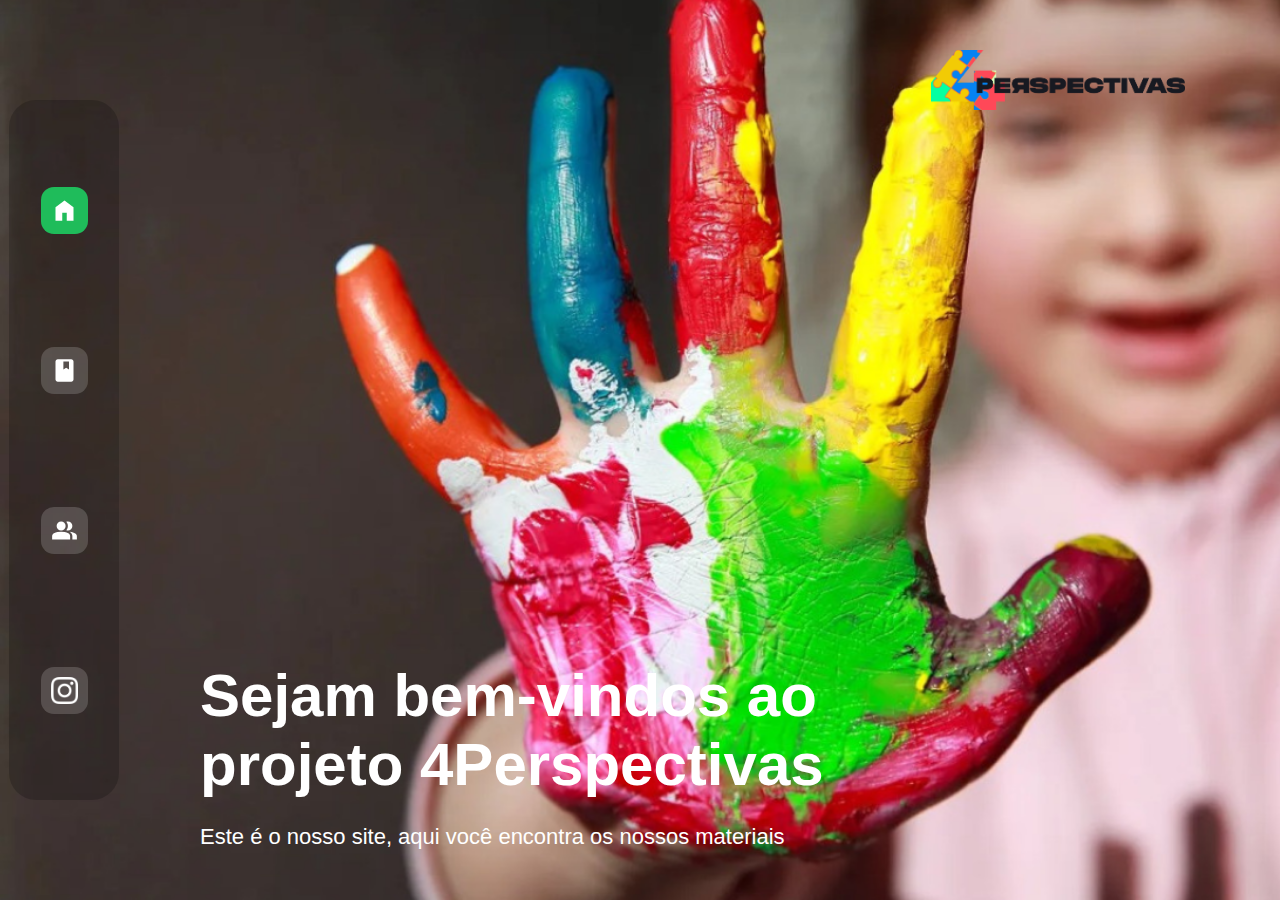
<file: index.html>
<!DOCTYPE html>
<html lang="en">
<head>
    <meta charset="UTF-8">
    <meta name="viewport" content="width=device-width, initial-scale=1.0">
    <title>4 Perspectivas</title>
    <link rel="stylesheet" href="style.css">
    <link rel="stylesheet" href="https://fonts.googleapis.com/css2?family=Material+Symbols+Outlined:opsz,wght,FILL,GRAD@20..48,100..700,0..1,-50..200" />
    <link rel="stylesheet" href="https://cdnjs.cloudflare.com/ajax/libs/font-awesome/6.0.0-beta3/css/all.min.css">
</head>
<body background="assets\img\boas_vindas.png">
    <div class="conteiner">
        <div id="logo">
            <img src="assets\img\4 Horizontal sem fundo.png" alt="">
        </div>
        <div class="barra-lateral">
            <a href="index.html"><button class="button-bar-selected" alt="Home"><img src="assets\img\img_icons\home.svg" alt="" loading="lazy"></button></a>
            <a href="pages\books.html"><button class="button-bar" alt="E-books"><img src="assets\img\img_icons\book.svg" alt="" loading="lazy"></button></a>
            <a href="pages\team.html"><button class="button-bar" alt="About us"><img src="assets\img\img_icons\team.svg" alt="" loading="lazy"></button></a>
            <a href="https://www.instagram.com/4perspectivas?igsh=MXF6dnp0aHk3aXoycA=="><button class="button-bar" alt="Instagram"><img src="assets\img\img_icons\instagram.png" alt=""></button></a>
        </div>
        <div class="main_text">
            <h1 id="main_title">Sejam bem-vindos ao<br>projeto 4Perspectivas</h1>
            <p id="main_description">Este é o nosso site, aqui você encontra os nossos materiais</p>
        </div>
    </div>
</body>
</html>
</file>
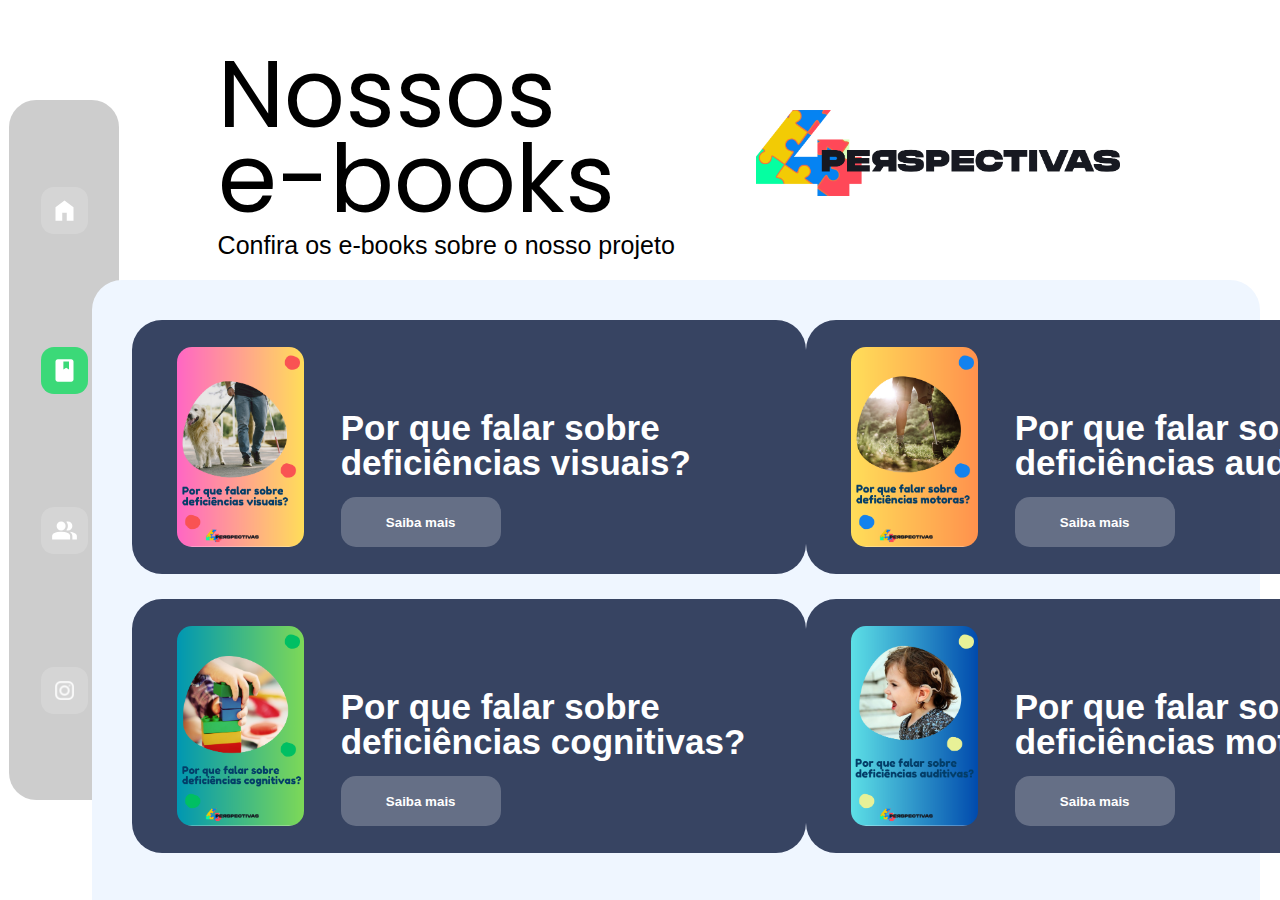
<file: pages/books.html>
<!DOCTYPE html>
<html lang="en">
<head>
    <meta charset="UTF-8">
    <meta name="viewport" content="width=device-width, initial-scale=1.0">
    <title>E-books da equipe 4 Perspectivas</title>
    <link rel="stylesheet" href="css\style-books.css">
    <link rel="stylesheet" href="https://fonts.googleapis.com/css2?family=Material+Symbols+Outlined:opsz,wght,FILL,GRAD@20..48,100..700,0..1,-50..200" />
    <link rel="stylesheet" href="https://cdnjs.cloudflare.com/ajax/libs/font-awesome/6.0.0-beta3/css/all.min.css">
</head>
<body>
    <div class="conteiner">
        <img id="logo" src="img\4 Horizontal sem fundo.png" alt="">
        <div class="barra-lateral">
            <a href="index.html"><button class="button-bar" alt="Home"><img src="img\img_icons\home.svg" alt=""></button></a>
            <button class="button-bar-selected" alt="E-books"><img src="img\img_icons\book.svg" alt=""></button>
            <a href="team.html"><button class="button-bar" alt="About us"><img src="img\img_icons\team.svg" alt=""></button></a>
            <a href="https://www.instagram.com/4perspectivas?igsh=MXF6dnp0aHk3aXoycA=="><button class="button-bar" alt="Instagram"><img src="img\img_icons\instagram.png" alt=""></button></a>        
        </div>
        <div class="titulacao-pagina">
            <p id="titular">Nossos<br>e-books</p>
            <p>Confira os e-books sobre o nosso projeto</p>
        </div>
        <div class="books-general">
            <div id="section-one">
                <div class="book-box">
                    <img src="books\4perspectivas.png" alt="" style="border-radius: 15px; height: 200px;">
                    <div style="width: 420px; display: grid; align-content: end;">
                        <h1 style="margin-bottom: 17px; font-size: 35px; line-height: 35px;">Por que falar sobre deficiências visuais?</h1>
                        <a href="https://drive.google.com/file/d/1ZwDGWYmm-tuXaEbqtstSAemsuhTbgqgR/view?usp=sharing"><div style="height: 50px;"><button class="button-model-1"><b>Saiba mais</b></button></div></a>
                    </div>
                </div>
                <div class="book-box">
                    <img src="books\4perspectivas (1).png" alt="" style="border-radius: 15px; height: 200px;">
                    <div style="width: 420px; display: grid; align-content: end;">
                        <h1 style="margin-bottom: 17px; font-size: 35px; line-height: 35px;">Por que falar sobre deficiências cognitivas?</h1>
                        <a href="https://drive.google.com/file/d/1SwuSgmUnV4wAdxdU3ce0klq_BIwXLMlO/view?usp=sharing"><div style="height: 50px;"><button class="button-model-1"><b>Saiba mais</b></button></div></a>
                    </div>
                </div>
            </div>
            <div class="section-two">
                <div class="book-box">
                    <img src="books\4perspectivas (2).png" alt="" style="border-radius: 15px; height: 200px;">
                    <div style="width: 420px; display: grid; align-content: end;">
                        <h1 style="margin-bottom: 17px; font-size: 35px; line-height: 35px;">Por que falar sobre deficiências auditivas?</h1>
                        <a href="https://drive.google.com/file/d/1J76-8YjGxKw8ARL0JTb1mjWdYRkeX4SZ/view?usp=sharing"><div style="height: 50px;"><button class="button-model-1"><b>Saiba mais</b></button></div></a>
                    </div>
                </div>
                <div class="book-box">
                    <img src="books\4perspectivas (3).png" alt="" style="border-radius: 15px; height: 200px;">
                    <div style="width: 420px; display: grid; align-content: end;">
                        <h1 style="margin-bottom: 17px; font-size: 35px; line-height: 35px;">Por que falar sobre deficiências motoras?</h1>
                        <a href="https://drive.google.com/file/d/1vIflR00x6-1Om5yzXTwOeBB6d1owYsMI/view?usp=sharing"><div style="height: 50px;"><button class="button-model-1"><b>Saiba mais</b></button></div></a>
                    </div>
                </div>
            </div>
        </div>
    </div>
</body>
</html>
</file>
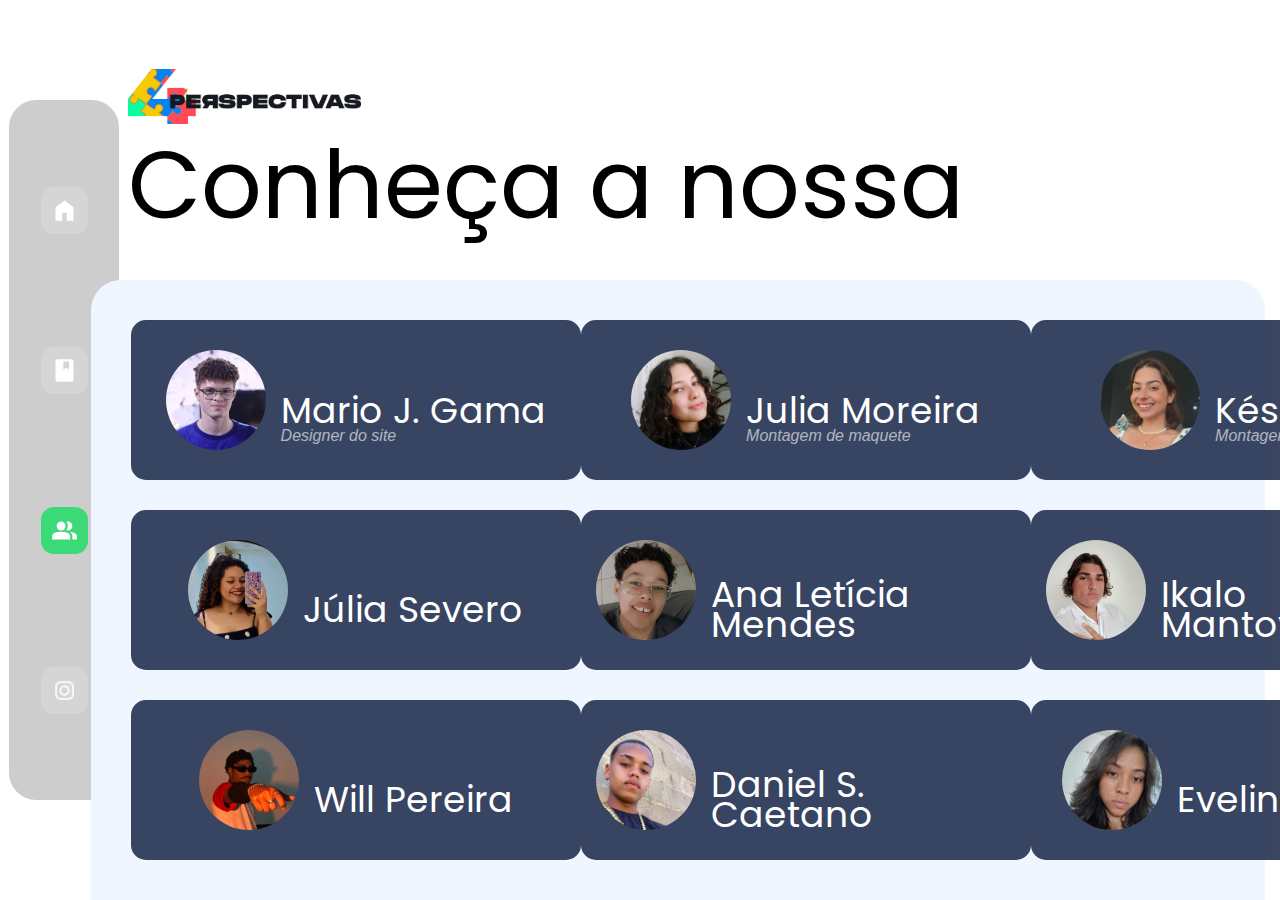
<file: pages/team.html>
<!DOCTYPE html>
<html lang="en">
<head>
    <meta charset="UTF-8">
    <meta name="viewport" content="width=device-width, initial-scale=1.0">
    <title>Integrantes da equipe 4 Perspectivas</title>
    <link rel="stylesheet" href="css\style-team.css">
    <link rel="stylesheet" href="https://fonts.googleapis.com/css2?family=Material+Symbols+Outlined:opsz,wght,FILL,GRAD@20..48,100..700,0..1,-50..200" />
    <link rel="stylesheet" href="https://cdnjs.cloudflare.com/ajax/libs/font-awesome/6.0.0-beta3/css/all.min.css">
</head>
<body background="">
    <div class="conteiner">
        <div class="barra-lateral">
            <a href="index.html"><button class="button-bar" alt="Home"><img src="img\img_icons\home.svg" alt=""></button></a>
            <a href="books.html"><button class="button-bar" alt="E-books"><img src="img\img_icons\book.svg" alt=""></button></a>
            <button class="button-bar-selected" alt="About us"><img src="img\img_icons\team.svg" alt=""></button>
            <a href="https://www.instagram.com/4perspectivas?igsh=MXF6dnp0aHk3aXoycA=="><button class="button-bar" alt="Instagram"><img src="img\img_icons\instagram.png" alt=""></button></a>        
        </div>
        <div class="generalInformation">
            <div class="campo-superior">
                <div id="logo">
                    <img src="img\4 Horizontal sem fundo.png" alt="" height="55px">
                </div>
                <div>
                    <h1>Conheça a nossa equipe</h1>
                    <p>Membros da equipe que desenvolveram as ideias</p>
                </div>
            </div>
            <div class="campo-inferior">
                <div class="box-members">
                    <section class="section-row">
                        <div class="display-members">
                            <img src="img\img_profile\gama.jpg" alt="" style="border-radius: 100%; height: 100px; width: 100px;" loading="lazy">
                            <div id="div-name">
                                <p><b>Mario J. Gama</b></p>
                                <p><i>Designer do site</i></p>
                            </div>
                        </div>
                        <div class="display-members">
                            <img src="img\img_profile\julia_moreira.jpg" alt="" style="border-radius: 100%; height: 100px; width: 100px;" loading="lazy">
                            <div id="div-name">
                                <p><b>Julia Moreira</b></p>
                                <p><i>Montagem de maquete</i></p>
                            </div>
                        </div>
                        <div class="display-members">
                            <img src="img\img_profile\kesia_valle.jpg" alt="" style="border-radius: 100%; height: 100px; width: 100px;" loading="lazy">
                            <div id="div-name">
                                <p><b>Késia Valle</b></p>
                                <p><i>Montagem de maquete</i></p>
                            </div>
                        </div>
                    </section>
                    <section class="section-row">
                        <div class="display-members">
                            <img src="img\img_profile\julia_severo.jpg" alt="" style="border-radius: 100%; height: 100px; width: 100px;" loading="lazy">
                            <div id="div-name">
                                <p><b>Júlia Severo</b></p>
                                <p><i></i></p>
                            </div>
                        </div>
                        <div class="display-members">
                            <img src="img\img_profile\ana_letícia.jpg" alt="" style="border-radius: 100%; height: 100px; width: 100px;" loading="lazy">
                            <div id="div-name">
                                <p><b>Ana Letícia Mendes</b></p>
                                <p><i></i></p>
                            </div>
                        </div>
                        <div class="display-members">
                            <img src="img\img_profile\ikalo_nogueira.jpg" alt="" style="border-radius: 100%; height: 100px; width: 100px;" loading="lazy">
                            <div id="div-name">
                                <p><b>Ikalo Mantovaneli</b></p>
                                <p><i></i></p>
                            </div>
                        </div>
                    </section>
                    <section class="section-row">
                        <div class="display-members">
                            <img src="img\img_profile\will_pereira.jpg" alt="" style="border-radius: 100%; height: 100px; width: 100px;" loading="lazy">
                            <div id="div-name">
                                <p><b>Will Pereira</b></p>
                                <p><i></i></p>
                            </div>
                        </div>
                        <div class="display-members">
                            <img src="img\img_profile\daniel_caetano.jpg" alt="" style="border-radius: 100%; height: 100px; width: 100px;" loading="lazy">
                            <div id="div-name">
                                <p><b>Daniel S. Caetano</b></p>
                                <p><i></i></p>
                            </div>
                        </div>
                        <div class="display-members">
                            <img src="img\img_profile\evelin_de_jesus.jpg" alt="" style="border-radius: 100%; height: 100px; width: 100px;" loading="lazy">
                            <div id="div-name">
                                <p><b>Evelin de Jesus</b></p>
                                <p><i></i></p>
                            </div>
                        </div>
                    </section>
                </div>
            </div>
        </div>
    </div>
</body>
</html>
</file>
<file: style.css>
@import url('https://fonts.googleapis.com/css2?family=Inter:ital,opsz,wght@0,14..32,100..900;1,14..32,100..900&family=Poppins:ital,wght@0,100;0,200;0,300;0,400;0,500;0,600;0,700;0,800;0,900;1,100;1,200;1,300;1,400;1,500;1,600;1,700;1,800;1,900&display=swap');
* {
    padding: 0;
    margin: 0;
    height: 100%;
    font-family: Helvetica, sans-serif, 'Inter';
}
body {
    background-color: rgb(78, 78, 78);
    background-size: cover;
    
}
a {
    color: inherit;
    text-decoration: none;
    display: flex;
    align-items: center;
}
a:visited {
    color: inherit;
    text-decoration: none;
}
span {
    height: auto;
    width: auto;
}
.material-symbols-outlined {
  font-variation-settings:
  'FILL' 1,
  'wght' 400,
  'GRAD' 0,
  'opsz' 24
}
#logo {
    padding: 50px;
    height: 60px;
    position: absolute;
    right: 45px;
}
.main_text {
    color: white;
    position: absolute;
    bottom: 50px;
    left: 200px;   
    height: auto;
}
#main_title {
    font-size: 60px;
    height: auto;
    margin-bottom: 25px;
}
#main_description {
    font-size: 22px;
    height: auto;
}
.barra-lateral {
    display: grid;
    align-items: center;
    justify-content: center;
    position: absolute;
    top: 50%;
    left: 5%;
    transform: translate(-50%, -50%);
    width: 50px;
    height: 640px;
    padding: 30px;
    border-radius: 27px;
    background: #00000032;
}
.button-bar {
    color: white;
    display: flex;
    padding: 10px;
    height: 47px;
    border: none;
    border-radius: 13px;
    background: #ffffff2c;
}
.button-bar-selected {
    color: white;
    display: flex;
    padding: 10px;
    height: 47px;
    border: none;
    border-radius: 13px;
    background: #1cdb65d3;
}
.button-bar:hover {
    color: white;
    display: flex;
    padding: 10px;
    height: 47px;
    border: none;
    border-radius: 13px;
    background: #61616160;
}
#more-about {
    position: absolute;
    right: 50px;
    bottom: 50px;
    height: auto;
    font-size: 15px;
    padding: 18px;
    width: 156px;
    background: rgba(255, 255, 255, 0.321);
    border: none;
    color: white;
    border-radius: 20px;
}
#more-about:hover {
    position: absolute;
    right: 50px;
    bottom: 50px;
    height: auto;
    font-size: 15px;
    padding: 18px;
    width: 156px;
    background: rgba(255, 255, 255, 0.493);
    border: none;
    color: white;
    border-radius: 20px;
}
#campo-principal {
    position: absolute;
    top: 50%;
    left: 54%;
    transform: translate(-50%, -50%);
    background: #00000032;
    height: 640px;
    width: 1286px;
    border-radius: 27px;
    padding: 30px;
}
.interative-buttons {
    display: flex;
    justify-content: space-between;
    height: 300px;
    width: 1520px;
    position: absolute;
    top: 50%;
    left: 54%;
    right: 0;
    transform: translate(-50%, -50%);
}
.design-interative-buttons {
    position: relative;
    top: 50%;
    left: auto;
    transform: translate(-50%, -50%);
    height: 58px;
    width: 58px;
    border: none;
    border-radius: 20px;
    background: rgba(255, 255, 255, 0.321);
    color: white;
}
.design-interative-buttons:hover {
    background: rgba(255, 255, 255, 0.493);
}
</file>
